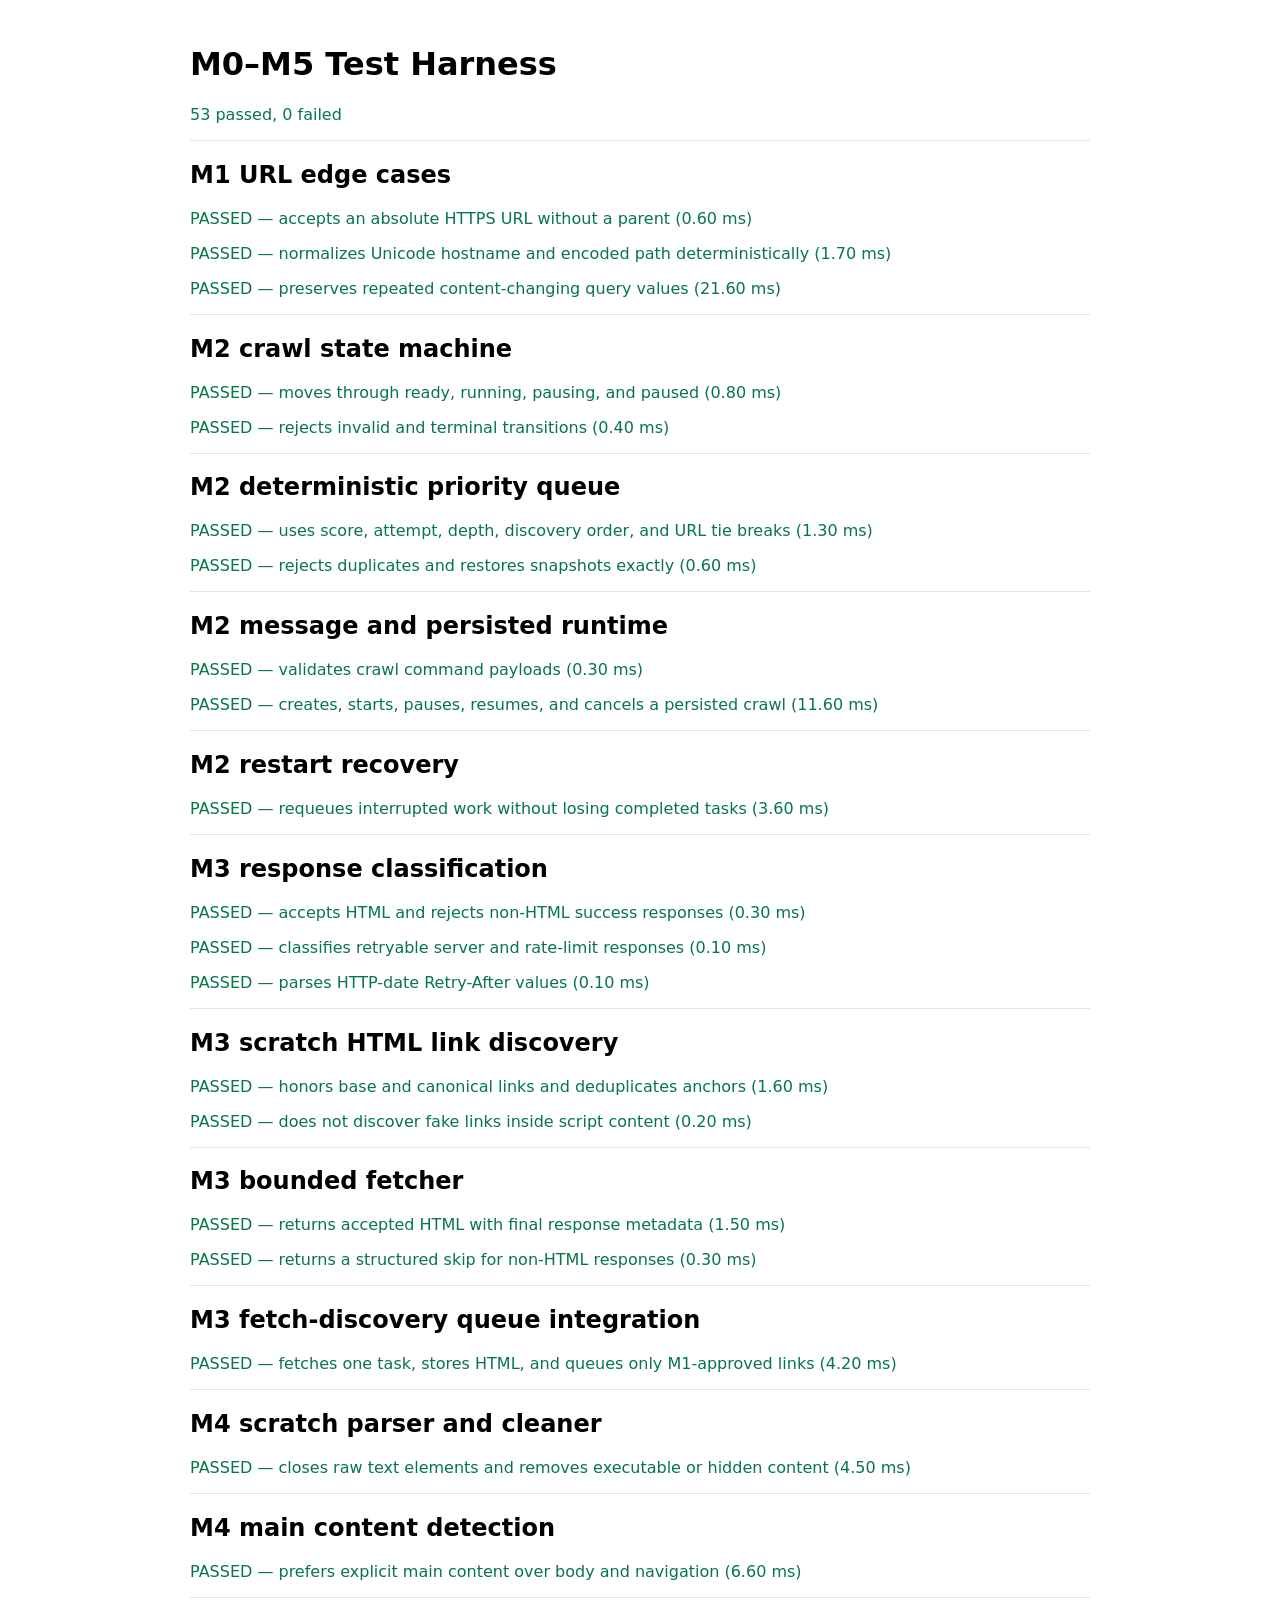
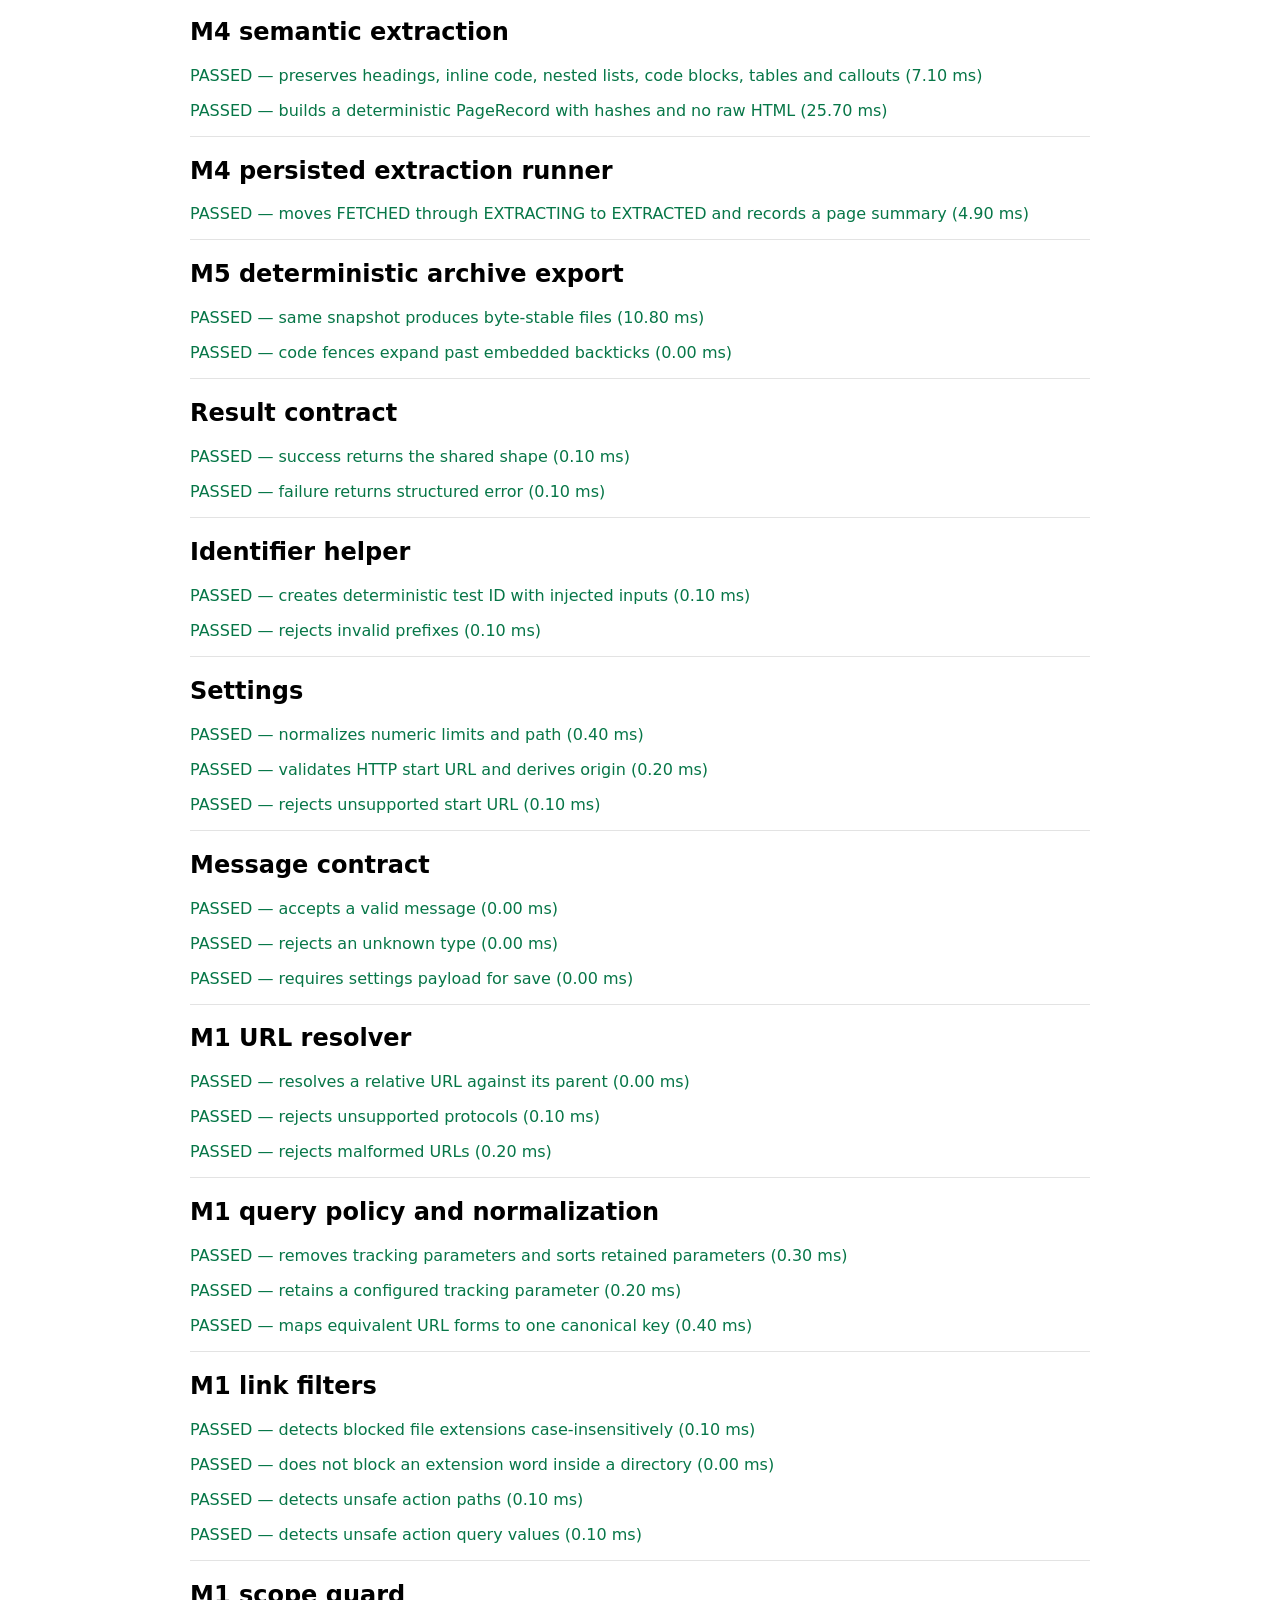
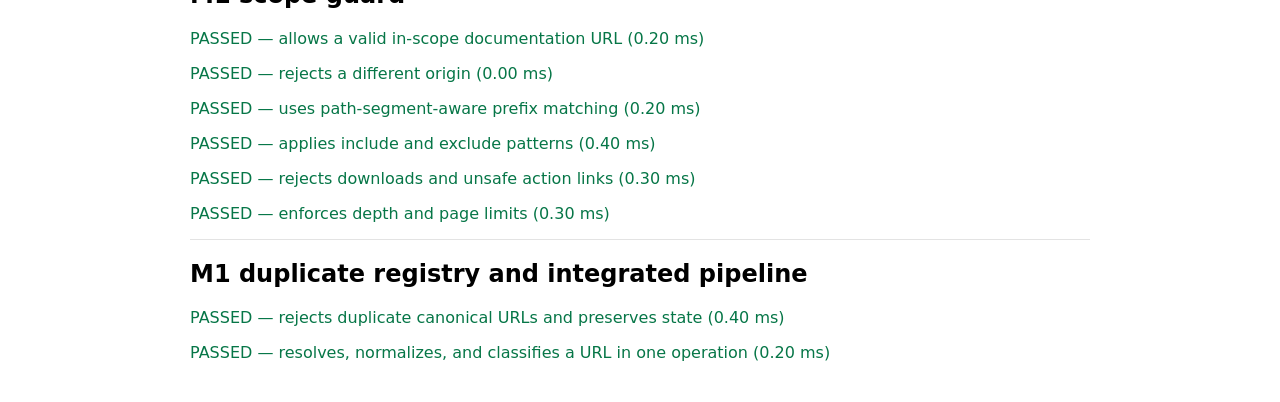
<file: tests/index.html>
<!doctype html>
<html lang="en">
<head>
  <meta charset="utf-8">
  <meta name="viewport" content="width=device-width, initial-scale=1">
  <title>Site Text Archiver Tests</title>
  <style>
    body { font-family: system-ui, sans-serif; max-width: 900px; margin: 0 auto; padding: 24px; }
    section { border-top: 1px solid #aaa5; }
    .passed { color: #067647; }
    .failed { color: #b42318; }
  </style>
</head>
<body>
  <h1>M0–M5 Test Harness</h1>
  <p id="summary">Waiting…</p>
  <div id="results"></div>
  <script type="module" src="unit/m1-edge.test.js"></script>
  <script type="module" src="unit/m2.test.js"></script>
  <script type="module" src="unit/m2-recovery.test.js"></script>
  <script type="module" src="unit/m3.test.js"></script>
  <script type="module" src="unit/m4.test.js"></script>
  <script type="module" src="unit/m5.test.js"></script>
  <script type="module" src="unit/index.test.js"></script>
</body>
</html>
</file>
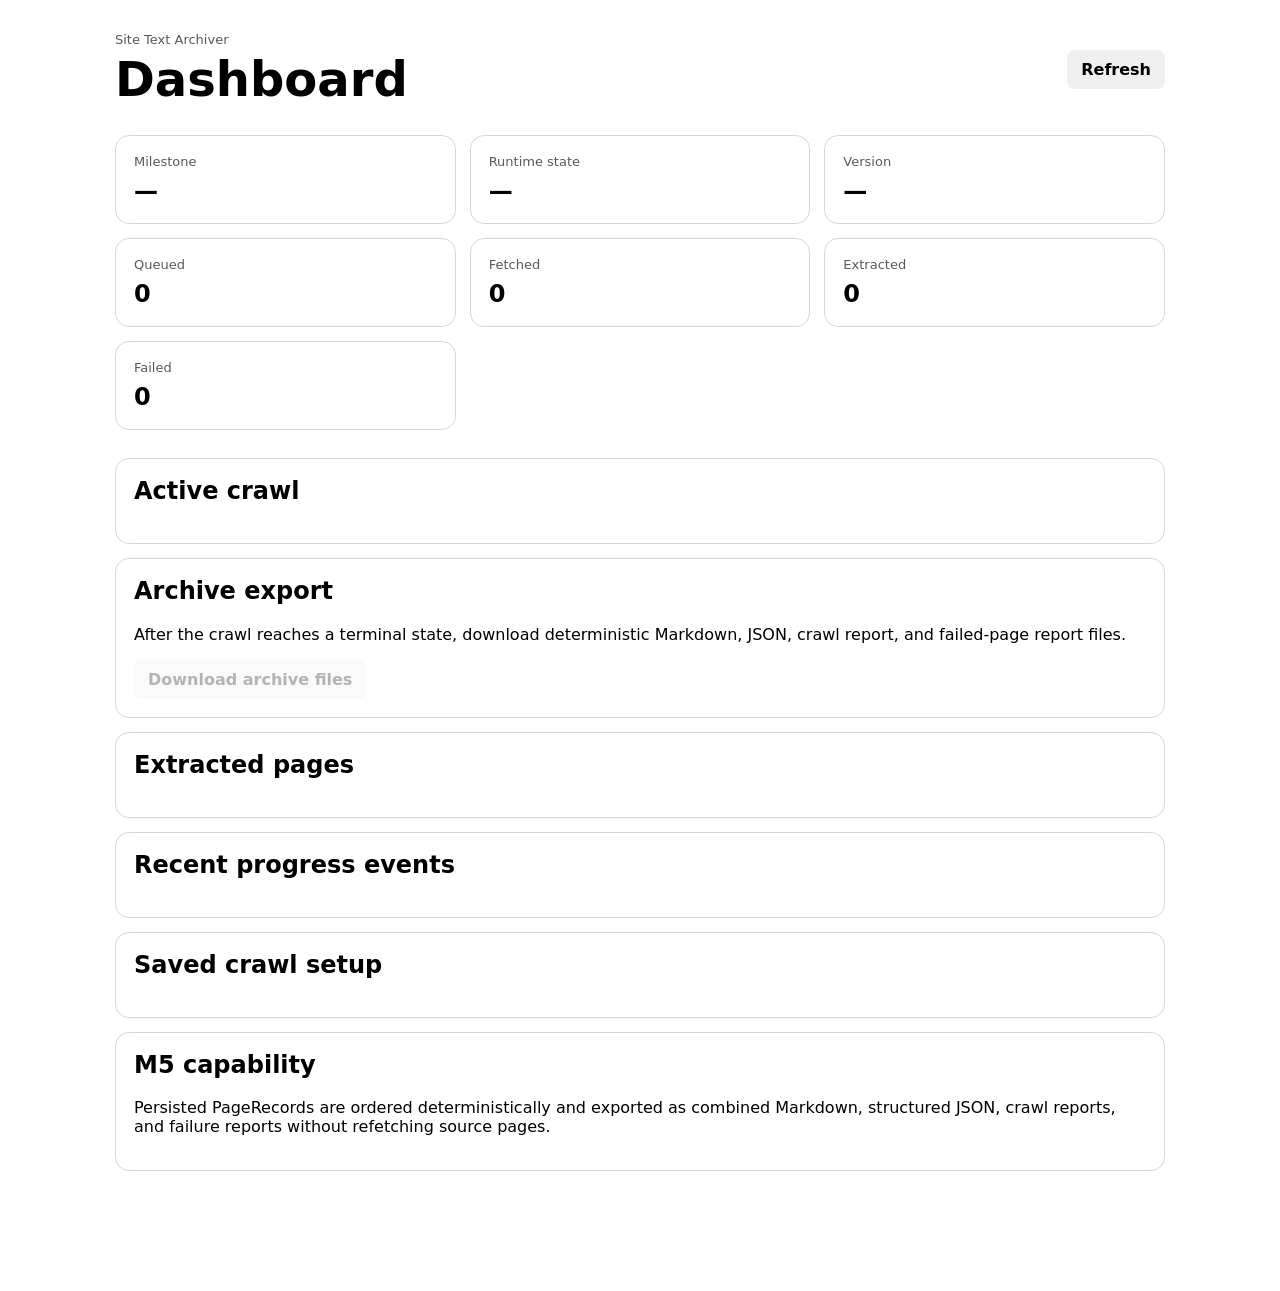
<file: dashboard/dashboard.html>
<!doctype html>
<html lang="en">
<head>
  <meta charset="utf-8">
  <meta name="viewport" content="width=device-width, initial-scale=1">
  <title>Site Text Archiver Dashboard</title>
  <link rel="stylesheet" href="dashboard.css">
</head>
<body>
  <main>
    <header class="hero">
      <div><p class="eyebrow">Site Text Archiver</p><h1>Dashboard</h1></div>
      <button id="refresh-button" type="button">Refresh</button>
    </header>

    <section class="cards" aria-label="Runtime status">
      <article><span>Milestone</span><strong id="milestone">—</strong></article>
      <article><span>Runtime state</span><strong id="runtime-state">—</strong></article>
      <article><span>Version</span><strong id="version">—</strong></article>
      <article><span>Queued</span><strong id="queued-count">0</strong></article>
      <article><span>Fetched</span><strong id="fetched-count">0</strong></article>
      <article><span>Extracted</span><strong id="extracted-count">0</strong></article>
      <article><span>Failed</span><strong id="failed-count">0</strong></article>
    </section>

    <section class="panel">
      <h2>Active crawl</h2>
      <dl id="crawl-list"></dl>
    </section>

    <section class="panel">
      <h2>Archive export</h2>
      <p>After the crawl reaches a terminal state, download deterministic Markdown, JSON, crawl report, and failed-page report files.</p>
      <button id="export-button" type="button" disabled>Download archive files</button>
    </section>

    <section class="panel">
      <h2>Extracted pages</h2>
      <ol id="page-list" class="event-list"></ol>
    </section>

    <section class="panel">
      <h2>Recent progress events</h2>
      <ol id="event-list" class="event-list"></ol>
    </section>

    <section class="panel">
      <h2>Saved crawl setup</h2>
      <dl id="settings-list"></dl>
    </section>

    <section class="panel">
      <h2>M5 capability</h2>
      <p>Persisted PageRecords are ordered deterministically and exported as combined Markdown, structured JSON, crawl reports, and failure reports without refetching source pages.</p>
    </section>

    <p id="status" role="status" aria-live="polite"></p>
  </main>
  <script type="module" src="dashboard.js"></script>
</body>
</html>
</file>
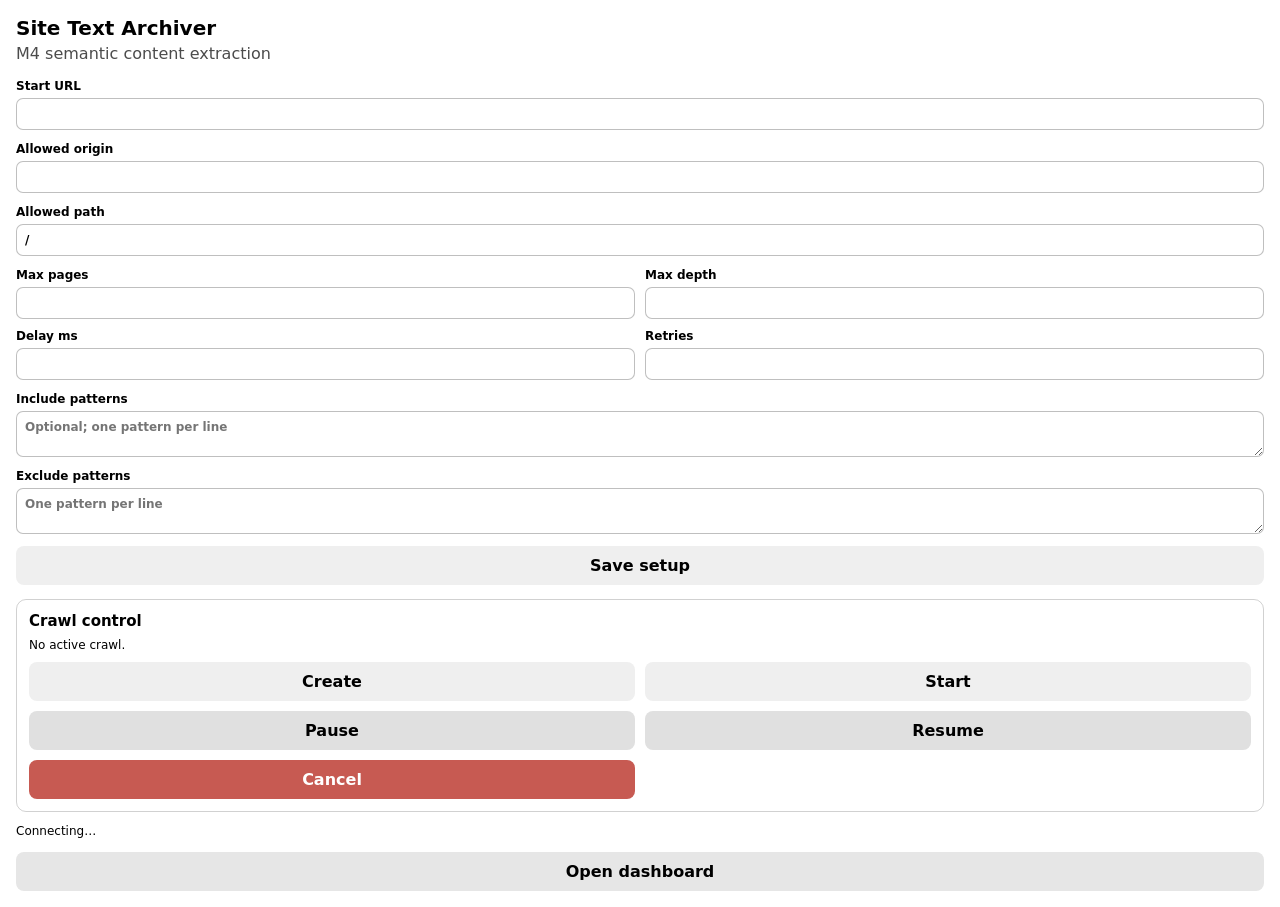
<file: popup/popup.html>
<!doctype html>
<html lang="en">
<head>
  <meta charset="utf-8">
  <meta name="viewport" content="width=device-width, initial-scale=1">
  <title>Site Text Archiver</title>
  <link rel="stylesheet" href="popup.css">
</head>
<body>
  <main class="app-shell">
    <header>
      <h1>Site Text Archiver</h1>
      <p class="subtitle">M4 semantic content extraction</p>
    </header>

    <form id="settings-form" novalidate>
      <label>Start URL<input id="start-url" name="startUrl" type="url" required></label>
      <label>Allowed origin<input id="allowed-origin" name="allowedOrigin" type="url" required></label>
      <label>Allowed path<input id="allowed-path" name="allowedPathPrefix" type="text" value="/" required></label>

      <div class="grid">
        <label>Max pages<input id="max-pages" name="maxPages" type="number" min="1" max="10000"></label>
        <label>Max depth<input id="max-depth" name="maxDepth" type="number" min="0" max="100"></label>
        <label>Delay ms<input id="request-delay" name="requestDelayMs" type="number" min="0" max="60000"></label>
        <label>Retries<input id="retry-limit" name="retryLimit" type="number" min="0" max="10"></label>
      </div>

      <label>Include patterns<textarea id="include-patterns" name="includePatterns" rows="2" placeholder="Optional; one pattern per line"></textarea></label>
      <label>Exclude patterns<textarea id="exclude-patterns" name="excludePatterns" rows="2" placeholder="One pattern per line"></textarea></label>

      <button id="save-button" type="submit">Save setup</button>
    </form>

    <section class="crawl-panel" aria-labelledby="crawl-heading">
      <h2 id="crawl-heading">Crawl control</h2>
      <p id="crawl-summary">No active crawl.</p>
      <div class="control-grid">
        <button id="create-button" type="button">Create</button>
        <button id="start-button" type="button">Start</button>
        <button id="pause-button" type="button">Pause</button>
        <button id="resume-button" type="button">Resume</button>
        <button id="cancel-button" type="button">Cancel</button>
      </div>
    </section>

    <p id="status" class="status" role="status" aria-live="polite">Connecting…</p>
    <button id="dashboard-button" class="secondary" type="button">Open dashboard</button>
  </main>
  <script type="module" src="popup.js"></script>
</body>
</html>
</file>
<file: dashboard/dashboard.css>
:root { color-scheme: light dark; font-family: system-ui, sans-serif; }
* { box-sizing: border-box; }
body { margin: 0; background: Canvas; color: CanvasText; }
main { width: min(1050px, calc(100% - 32px)); margin: 0 auto; padding: 32px 0 64px; }
.hero { display: flex; align-items: center; justify-content: space-between; gap: 16px; }
.eyebrow { margin: 0; font-size: 13px; opacity: .65; }
h1 { margin: 4px 0 0; font-size: clamp(28px, 5vw, 48px); }
button { border: 0; border-radius: 8px; padding: 10px 14px; background: AccentColor; color: AccentColorText; font: inherit; font-weight: 700; cursor: pointer; }
.cards { display: grid; grid-template-columns: repeat(3, 1fr); gap: 14px; margin: 28px 0; }
.cards article, .panel { border: 1px solid color-mix(in srgb, CanvasText 16%, transparent); border-radius: 14px; padding: 18px; }
.cards span { display: block; opacity: .65; font-size: 13px; }
.cards strong { display: block; margin-top: 8px; font-size: 24px; }
.panel { margin-top: 14px; }
.panel h2 { margin-top: 0; }
dl { display: grid; grid-template-columns: max-content 1fr; gap: 10px 20px; margin: 0; }
dt { font-weight: 700; }
dd { margin: 0; overflow-wrap: anywhere; }
.event-list { margin: 0; padding-left: 22px; }
.event-list li { padding: 5px 0; overflow-wrap: anywhere; }
#status { min-height: 24px; }
@media (max-width: 650px) { .cards { grid-template-columns: 1fr; } dl { grid-template-columns: 1fr; gap: 4px; } dd { margin-bottom: 10px; } }
</file>
<file: popup/popup.css>
:root { color-scheme: light dark; font-family: system-ui, sans-serif; }
* { box-sizing: border-box; }
body { margin: 0; min-width: 400px; background: Canvas; color: CanvasText; }
.app-shell { padding: 16px; }
h1 { margin: 0; font-size: 20px; }
h2 { margin: 0 0 8px; font-size: 15px; }
.subtitle { margin: 4px 0 16px; opacity: .7; }
form { display: grid; gap: 12px; }
label { display: grid; gap: 5px; font-size: 12px; font-weight: 650; }
input, textarea, button { font: inherit; }
input, textarea { width: 100%; padding: 8px; border: 1px solid color-mix(in srgb, CanvasText 25%, transparent); border-radius: 7px; background: Canvas; color: CanvasText; }
.grid, .control-grid { display: grid; grid-template-columns: 1fr 1fr; gap: 10px; }
button { border: 0; border-radius: 8px; padding: 10px 12px; cursor: pointer; font-weight: 700; }
button:disabled { cursor: not-allowed; opacity: .45; }
#save-button, #create-button, #start-button { background: AccentColor; color: AccentColorText; }
#cancel-button { background: color-mix(in srgb, #b42318 75%, Canvas); color: white; }
#resume-button, #pause-button { background: color-mix(in srgb, CanvasText 12%, Canvas); color: CanvasText; }
.crawl-panel { margin-top: 14px; padding: 12px; border: 1px solid color-mix(in srgb, CanvasText 18%, transparent); border-radius: 10px; }
#crawl-summary { margin: 0 0 10px; font-size: 12px; overflow-wrap: anywhere; }
.secondary { width: 100%; margin-top: 8px; background: color-mix(in srgb, CanvasText 10%, Canvas); color: CanvasText; }
.status { min-height: 20px; margin: 12px 0 0; font-size: 12px; }
.status.error { color: #b42318; }
.status.success { color: #067647; }
</file>
